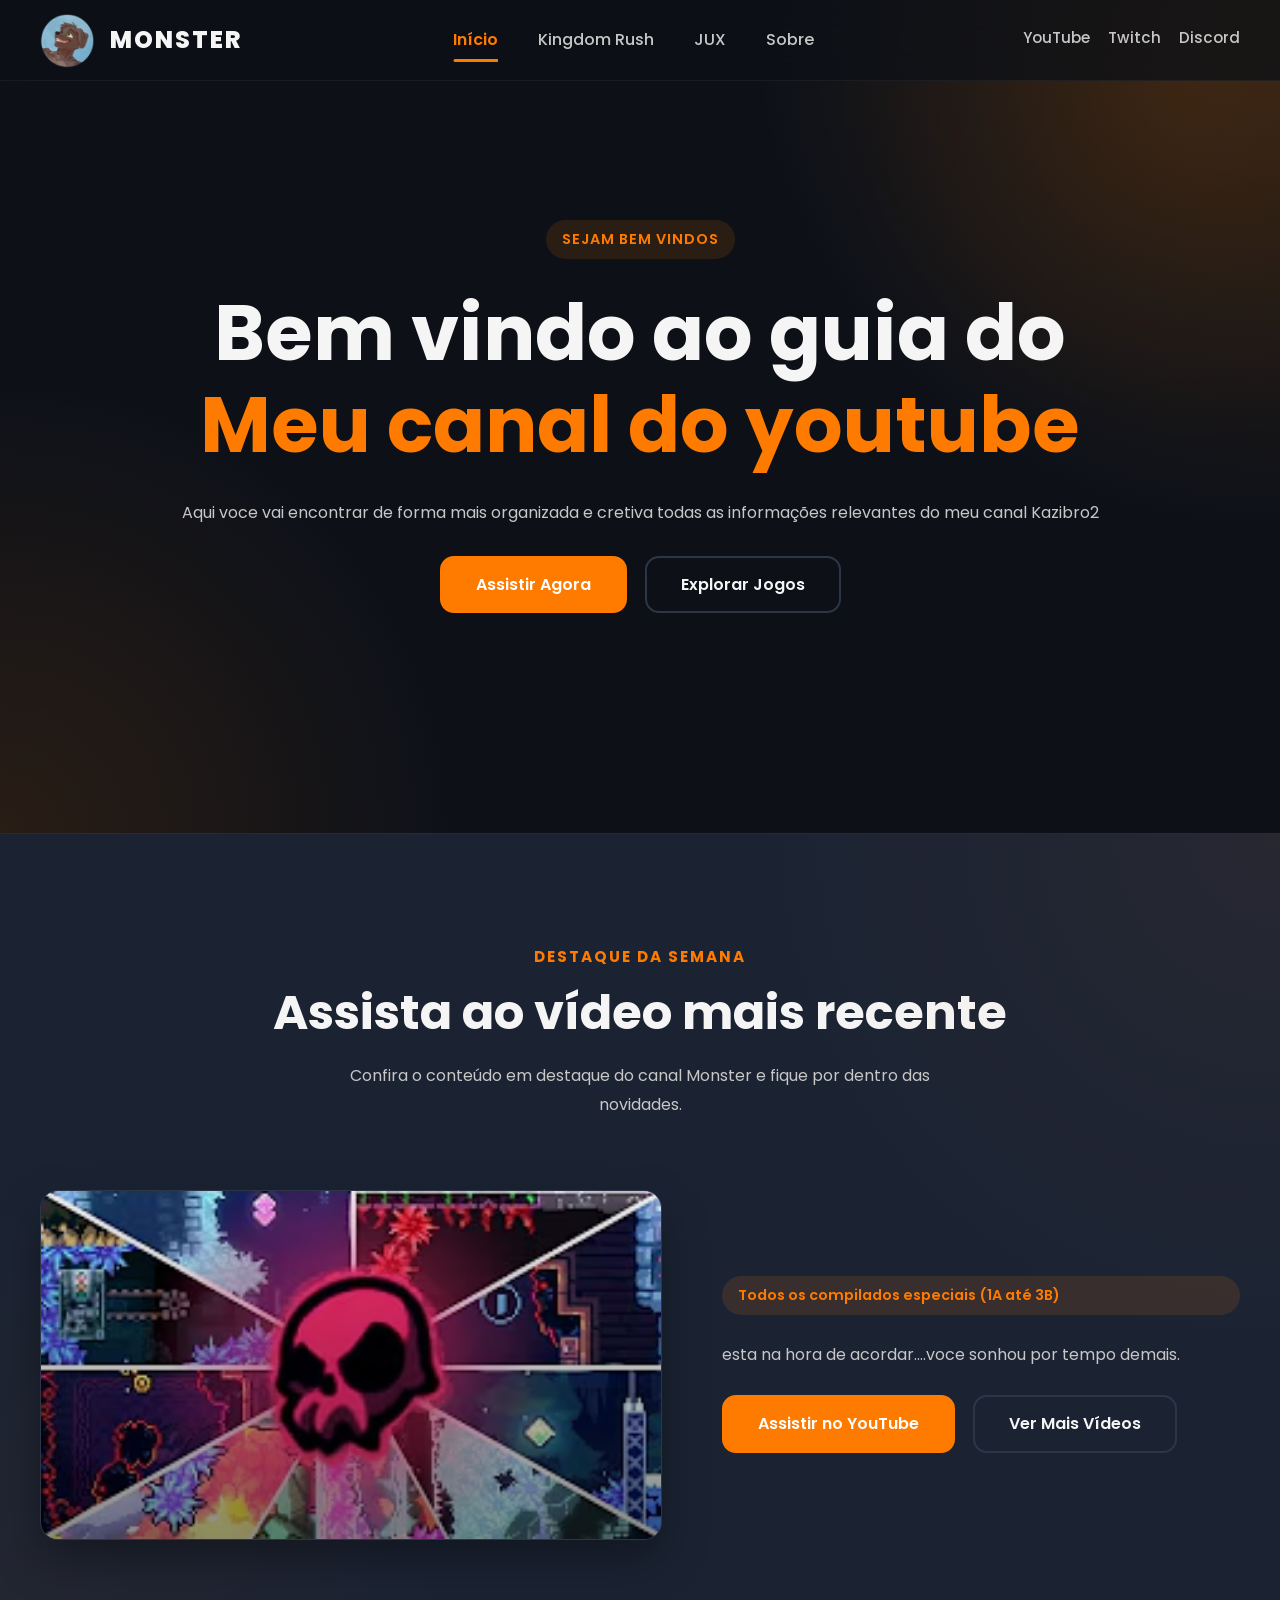
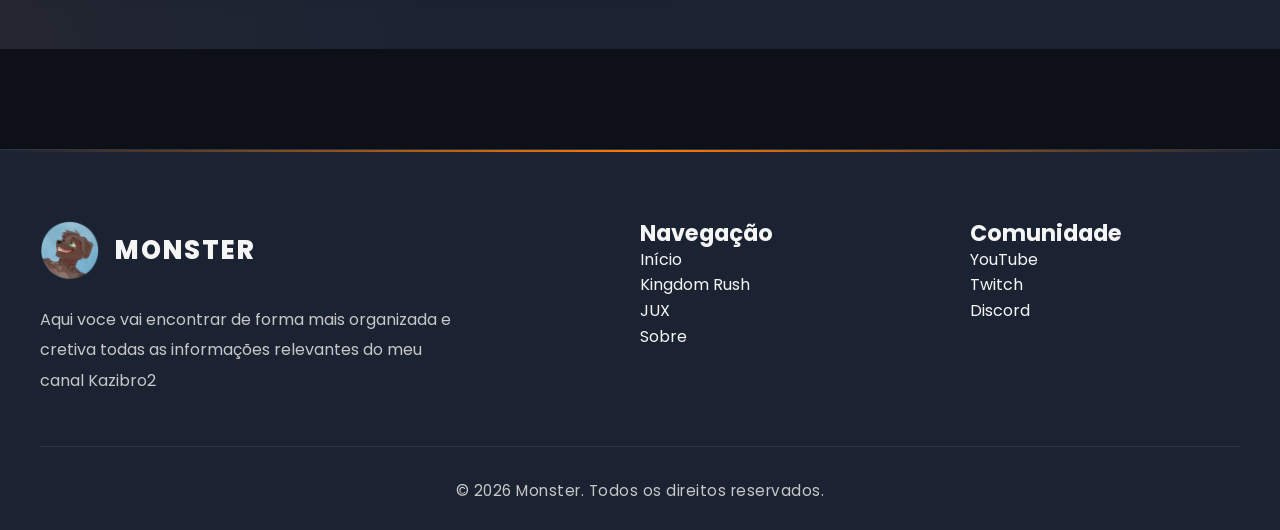
<file: index.html>
<!DOCTYPE html>
<html lang="pt-BR">

<head>

    <!-- ==========================================
                    META TAGS
    =========================================== -->

    <meta charset="UTF-8">

    <meta
        name="viewport"
        content="width=device-width, initial-scale=1.0">

    <meta
        name="description"
        content="Portal oficial do canal Monster dedicado à franquia Kingdom Rush. Gameplays, estratégias, guias e conteúdos exclusivos.">

    <meta
        name="keywords"
        content="Monster, Kingdom Rush, Kingdom Rush Alliance, Kingdom Rush Frontiers, Kingdom Rush Origins, Kingdom Rush Vengeance">

    <meta
        name="author"
        content="Monster">

    <meta
        name="robots"
        content="index, follow">

    <meta
        name="theme-color"
        content="#0B1120">

    <!-- ==========================================
                        TÍTULO
    =========================================== -->

    <title>

        Monster | Kingdom Rush

    </title>

    <!-- ==========================================
                        FAVICON
    =========================================== -->

    <link
        rel="icon"
        href="./assets/logo/LOGO  CIMA.webp"
        type="image/png">

    <!-- ==========================================
                    GOOGLE FONTS
    =========================================== -->

    <link
        rel="preconnect"
        href="https://fonts.googleapis.com">

    <link
        rel="preconnect"
        href="https://fonts.gstatic.com"
        crossorigin>

    <link
        href="https://fonts.googleapis.com/css2?family=Poppins:wght@300;400;500;600;700;800&display=swap"
        rel="stylesheet">

    <!-- ==========================================
                    CSS GLOBAL
    =========================================== -->

    <link
        rel="stylesheet"
        href="./css/global/style.css">

    <link
        rel="stylesheet"
        href="./css/global/header.css">

    <link
        rel="stylesheet"
        href="./css/global/footer.css">

    <link
        rel="stylesheet"
        href="./css/global/responsive.css">

    <!-- ==========================================
                    HOME CSS
    =========================================== -->

    <link
        rel="stylesheet"
        href="./css/home/home.css">

</head>

<body>

    <!-- ==========================================
                        HEADER
    =========================================== -->

    <header class="header">

        <div class="container header-container">

            <!-- Logo -->

            <a
                href="index.html"
                class="logo">

                <img
                    src="./assets/logo/Monster Logo.webp"
                    alt="Monster Logo">

                <span>

                    MONSTER

                </span>

            </a>

            <!-- Navegação -->

            <nav class="navbar">

                <ul class="nav-menu">

                    <li>

                        <a
                            href="index.html"
                            class="active">

                            Início

                        </a>

                    </li>

                    <li>

                        <a href="kingdom.html">

                            Kingdom Rush

                        </a>

                    </li>

                    <li>

                        <a href="jux.html">

                            JUX

                        </a>

                    </li>

                    <li>

                        <a href="about.html">

                            Sobre

                        </a>

                    </li>

                </ul>

            </nav>

            <!-- Redes Sociais -->

            <div class="header-social">

                <a
                    href="https://www.youtube.com/@kazibro2"
                    target="_blank"
                    rel="noopener noreferrer">

                    YouTube

                </a>

                <a
                    href="https://www.twitch.tv/thesupermonsteragain"
                    target="_blank"
                    rel="noopener noreferrer">

                    Twitch

                </a>

                <a
                    href="#"
                    target="_blank"
                    rel="noopener noreferrer">

                    Discord

                </a>

            </div>

            <!-- Menu Mobile -->

            <button
                class="menu-toggle"
                id="menu-toggle"
                aria-label="Abrir Menu">

                ☰

            </button>

        </div>

    </header>

    <main>

    <!-- ==========================================
                        HERO
    =========================================== -->

    <section class="hero">

        <div class="container">

            <div class="hero-content">

                <span class="hero-subtitle">

                    SEJAM BEM VINDOS 

             </span>

                <h1>
                    Bem vindo ao guia do
                         <br>
             <span>Meu canal do youtube</span>
                </h1>

                <p>
                Aqui voce vai encontrar de forma mais organizada e cretiva todas as 
                informações relevantes do meu canal Kazibro2
                </p>
                <div class="hero-buttons">

                    <a
                        href="https://www.youtube.com/watch?v=SaFwR8SBLfc"
                        class="btn btn-primary">

                        Assistir Agora

                    </a>

                    <a
                        href="kingdom.html"
                        class="btn btn-secondary">

                        Explorar Jogos

                    </a>

                </div>

            </div>

        </div>

    </section>


    <!-- ==========================================
                VÍDEO EM DESTAQUE
    =========================================== -->

    <section
        class="featured-video"
        id="featured-video">

        <div class="container">

            <div class="section-title">

                <span>

                    Destaque da Semana

                </span>

                <h2>

                    Assista ao vídeo mais recente

                </h2>

                <p>

                    Confira o conteúdo em destaque do canal Monster
                    e fique por dentro das novidades.

                </p>

            </div>

            <div class="featured-video-content">

                <div class="featured-thumbnail">

                    <img
                        src="./assets/imagens/Compilado de mortes.png"
                        alt="Vídeo em Destaque">

                </div>

                <div class="featured-info">

                    <span class="video-category">
  
                    Todos os compilados especiais (1A até 3B)

                    </span>

                    <p>

                        esta na hora de acordar....voce sonhou por tempo demais.
                    </p>

                    <div class="featured-buttons">

                        <a
                            href="https://youtu.be/U4nTbTF9wBw?si=7wowuGWpo5xkgJ0E" 
                            class="btn btn-primary">

                            Assistir no YouTube

                        </a>

                        <a  
                            href="https://www.youtube.com/channel/UCQ77ngwSdgvetB5yi79kwhQ/videos"
                            class="btn btn-secondary">

                            Ver Mais Vídeos

                        </a>

                    </div>

                </div>

            </div>

        </div>

    </section>

    <!-- ==========================================
                        FOOTER
    =========================================== -->

    <footer class="footer">

        <div class="container">

            <div class="footer-content">

                <!-- Logo -->

                <div class="footer-brand">

                    <a
                        href="index.html"
                        class="footer-logo">

                        <img
                            src="./assets/logo/Monster Logo.webp"
                            alt="Monster Logo">

                        <span>

                            MONSTER

                        </span>

                    </a>

                    <p>

                 Aqui voce vai encontrar de forma mais organizada e cretiva todas as 
                informações relevantes do meu canal Kazibro2

                    </p>

                </div>

                <!-- Navegação -->

                <div class="footer-links">

                    <h3>

                        Navegação

                    </h3>

                    <ul>

                        <li>

                            <a href="index.html">

                                Início

                            </a>

                        </li>

                        <li>

                            <a href="kingdom.html">

                                Kingdom Rush

                            </a>

                        </li>

                        <li>

                            <a href="jux.html">

                                JUX

                            </a>

                        </li>

                        <li>

                            <a href="about.html">

                                Sobre

                            </a>

                        </li>

                    </ul>

                </div>

                <!-- Comunidade -->

                <div class="footer-social">

                    <h3>

                        Comunidade

                    </h3>

                    <a
                        href="https://www.youtube.com/@kazibro2"
                        target="_blank"
                        rel="noopener noreferrer">

                        YouTube

                    </a>

                    <a
                        href="https://www.twitch.tv/thesupermonsteragain"
                        target="_blank"
                        rel="noopener noreferrer">

                        Twitch

                    </a>

                    <a
                        href="#"
                        target="_blank"
                        rel="noopener noreferrer">

                        Discord

                    </a>

                </div>

            </div>

            <div class="footer-bottom">

                <p>

                    © 2026 Monster. Todos os direitos reservados.

                </p>

            </div>

        </div>

    </footer>

    <!-- ==========================================
                JAVASCRIPT GLOBAL
    =========================================== -->

    <script src="./js/global/config.js"></script>

    <script src="./js/global/data.js"></script>

    <script src="./js/global/navigation.js"></script>

    <script src="./js/global/animations.js"></script>

    <script src="./js/global/app.js"></script>

    <!-- ==========================================
                JAVASCRIPT HOME
    =========================================== -->

    <script src="./js/home/home.js"></script>

</body>

</html>
</file>
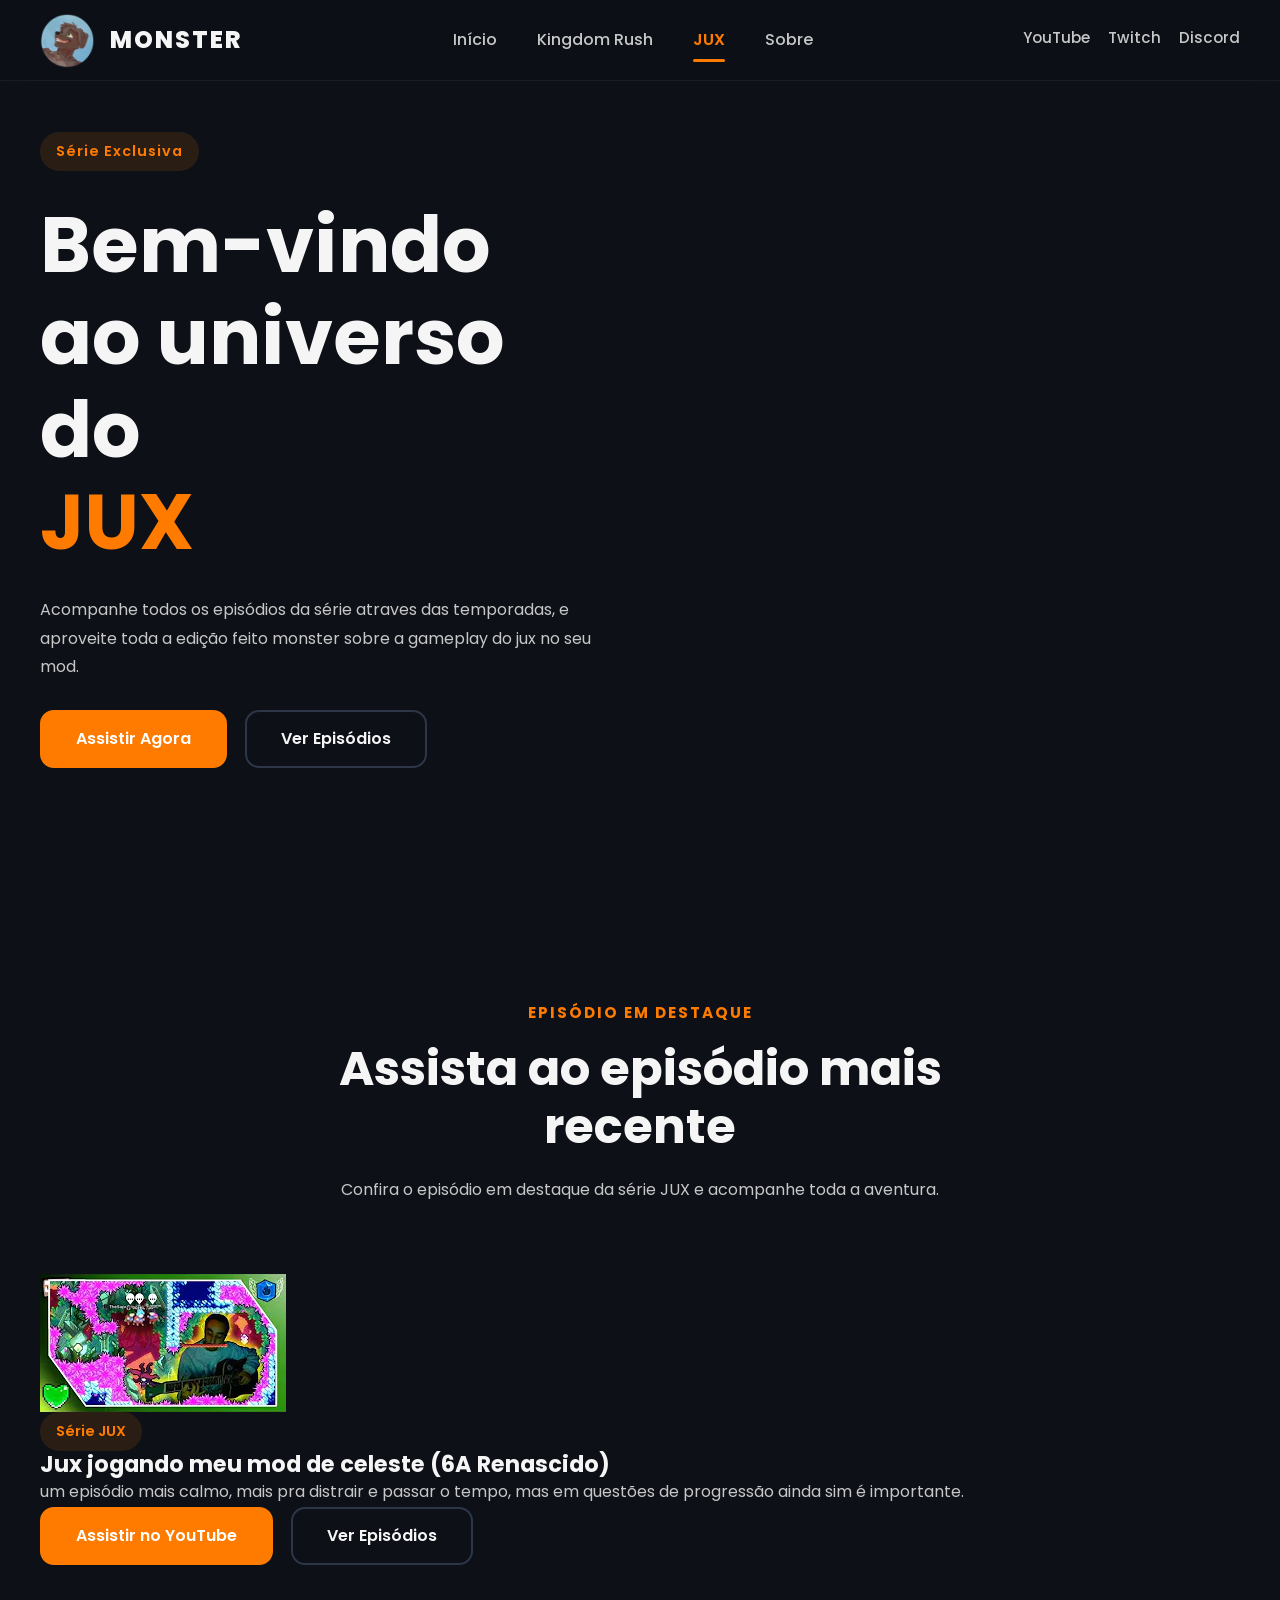
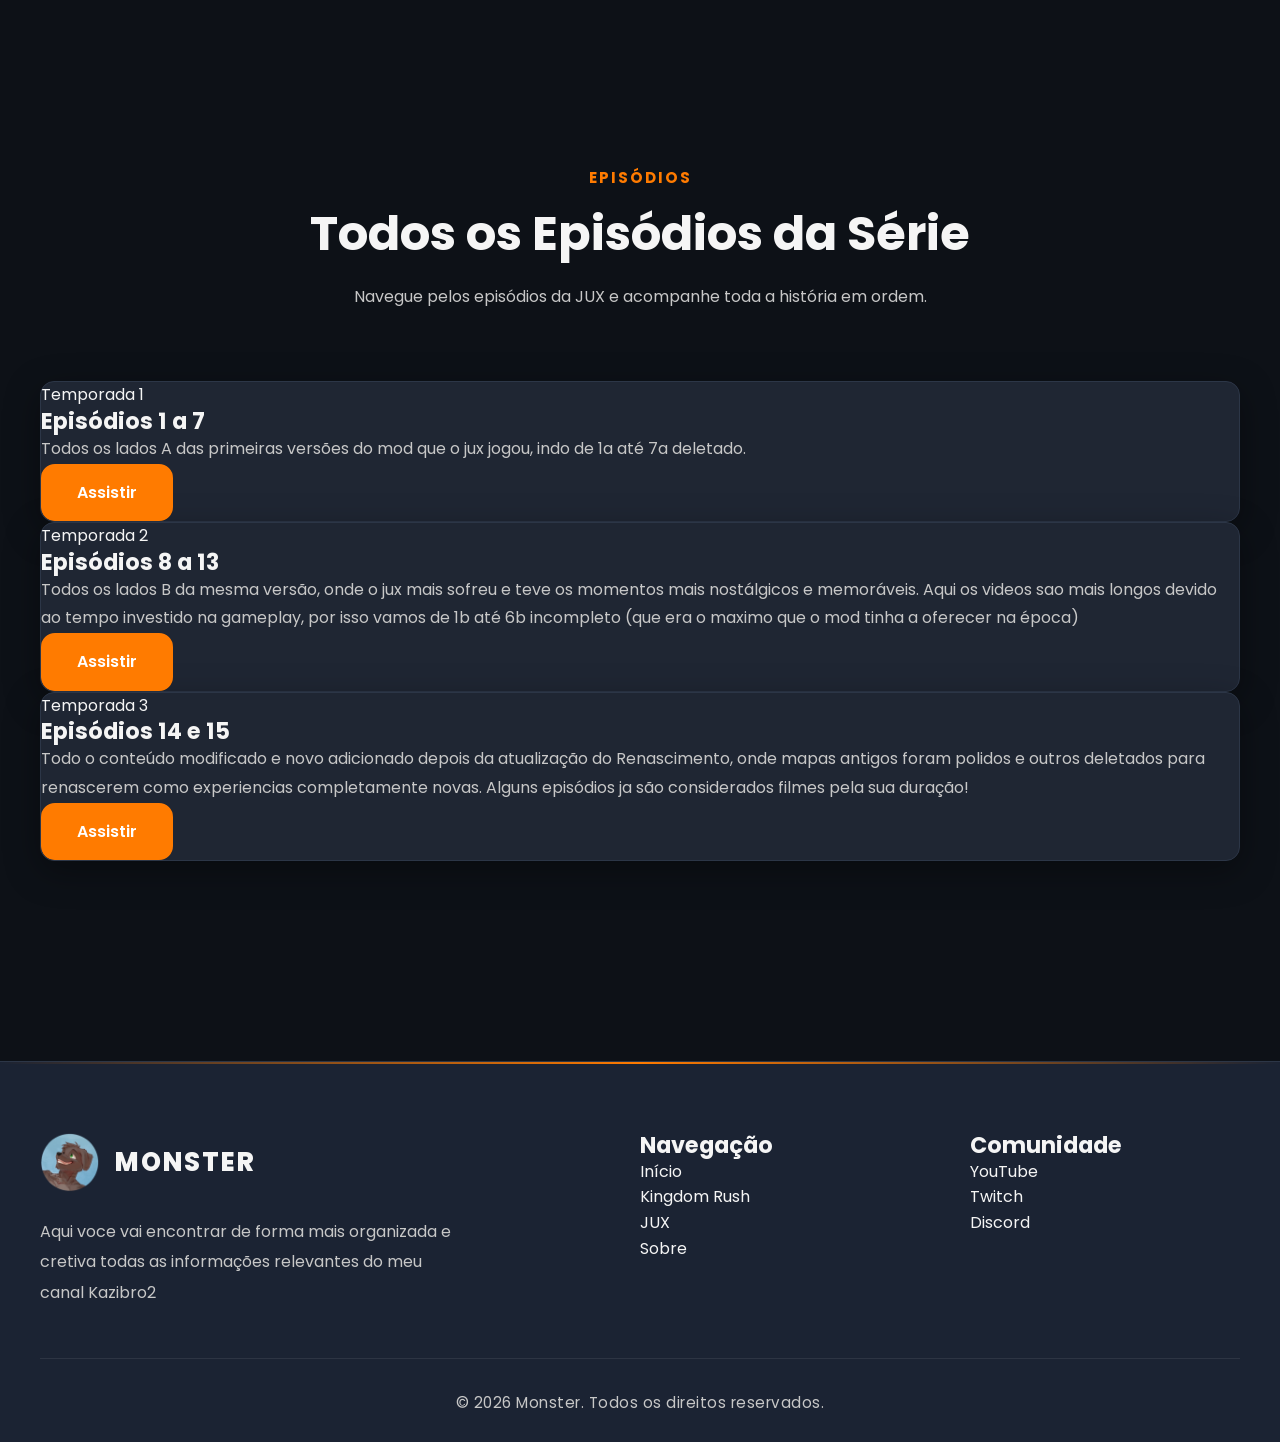
<file: jux.html>
<!DOCTYPE html>
<html lang="pt-BR">

<head>

    <!-- ==========================================
                    META TAGS
    =========================================== -->

    <meta charset="UTF-8">

    <meta
        name="viewport"
        content="width=device-width, initial-scale=1.0">

    <meta
        name="description"
        content="Portal oficial da série JUX. Episódios, novidades e conteúdos exclusivos do canal Monster.">

    <meta
        name="keywords"
        content="Monster, JUX, Série JUX, Episódios, YouTube">

    <meta
        name="author"
        content="Monster">

    <meta
        name="robots"
        content="index, follow">

    <meta
        name="theme-color"
        content="#0B1120">

    <!-- ==========================================
                        TÍTULO
    =========================================== -->

    <title>

        Monster | JUX

    </title>

    <!-- ==========================================
                        FAVICON
    =========================================== -->

    <link
        rel="icon"
        href="./assets/logo/LOGO  CIMA.webp"
        type="image/png">

    <!-- ==========================================
                    GOOGLE FONTS
    =========================================== -->

    <link
        rel="preconnect"
        href="https://fonts.googleapis.com">

    <link
        rel="preconnect"
        href="https://fonts.gstatic.com"
        crossorigin>

    <link
        href="https://fonts.googleapis.com/css2?family=Poppins:wght@300;400;500;600;700;800&display=swap"
        rel="stylesheet">

    <!-- ==========================================
                    CSS GLOBAL
    =========================================== -->

    <link
        rel="stylesheet"
        href="./css/global/style.css">

    <link
        rel="stylesheet"
        href="./css/global/header.css">

    <link
        rel="stylesheet"
        href="./css/global/footer.css">

    <link
        rel="stylesheet"
        href="./css/global/responsive.css">

    <!-- ==========================================
                    JUX CSS
    =========================================== -->

    <link
        rel="stylesheet"
        href="./css/jux/jux.css">

</head>

<body>

    <!-- ==========================================
                        HEADER
    =========================================== -->

    <header class="header">

        <div class="container header-container">

            <!-- Logo -->

            <a
                href="index.html"
                class="logo">

                <img
                     src="./assets/logo/Monster Logo.webp"
                    alt="Monster Logo">

                <span>

                    MONSTER

                </span>

            </a>

            <!-- Navegação -->

            <nav class="navbar">

                <ul class="nav-menu">

                    <li>

                        <a href="index.html">

                            Início

                        </a>

                    </li>

                    <li>

                        <a href="kingdom.html">

                            Kingdom Rush

                        </a>

                    </li>

                    <li>

                        <a
                            href="jux.html"
                            class="active">

                            JUX

                        </a>

                    </li>

                    <li>

                        <a href="about.html">

                            Sobre

                        </a>

                    </li>

                </ul>

            </nav>

            <!-- Redes Sociais -->

            <div class="header-social">

                <a
                    href="https://www.youtube.com/@kazibro2"
                    target="_blank"
                    rel="noopener noreferrer">

                    YouTube

                </a>

                <a
                    href="https://www.twitch.tv/thesupermonsteragain"
                    target="_blank"
                    rel="noopener noreferrer">

                    Twitch

                </a>

                <a
                    href="#"
                    target="_blank"
                    rel="noopener noreferrer">

                    Discord

                </a>

            </div>

            <!-- Menu Mobile -->

            <button
                class="menu-toggle"
                id="menu-toggle"
                aria-label="Abrir Menu">

                ☰

            </button>

        </div>

    </header>

    <main>

    <!-- ==========================================
                        HERO
    =========================================== -->

    <section class="hero">

        <div class="container">

            <div class="hero-content">

                <span class="hero-subtitle">

                    Série Exclusiva

                </span>

                <h1>

                    Bem-vindo ao universo do
                     <br>
                    <span>JUX</span>

                </h1>

                <p>

                    Acompanhe todos os episódios da série atraves das temporadas, 
                    e aproveite toda a edição feito monster sobre a gameplay do jux no seu mod.

                </p>

                <div class="hero-buttons">

                    <a
                        href="#featured-video"
                        class="btn btn-primary">

                        Assistir Agora

                    </a>

                    <a
                        href="https://www.youtube.com/playlist?list=PLDhzVxgDzJw6plVMSZymh2Pslvkf28lqr"
                        class="btn btn-secondary">

                        Ver Episódios

                    </a>

                </div>

            </div>


    </section>

    <!-- ==========================================
                VÍDEO EM DESTAQUE
    =========================================== -->

    <section
        class="featured-video"
        id="featured-video">

        <div class="container">

            <div class="section-title">

                <span>

                    Episódio em Destaque

                </span>

                <h2>

                    Assista ao episódio mais recente

                </h2>

                <p>

                    Confira o episódio em destaque da série JUX
                    e acompanhe toda a aventura.

                </p>

            </div>

            <div class="featured-video-content">

                <div class="featured-thumbnail">

                    <img
                        src="./assets/backgrounds jux/Jux Video Recente.png"
                        alt="Vídeo em Destaque">

                </div>

                <div class="featured-info">

                    <span class="video-category">

                        Série JUX

                    </span>

                    <h3>

                        Jux jogando meu mod de celeste (6A Renascido)

                    </h3>

                    <p>

                        um episódio mais calmo, mais pra distrair e passar o tempo,
                         mas em questões de progressão ainda sim é importante.

                    </p>

                    <div class="featured-buttons">

                        <a
                            href="https://youtu.be/cAZEkEUSpdQ?si=ha5rqNxK1pv3XWQj"
                            class="btn btn-primary">

                            Assistir no YouTube

                        </a>

                        <a
                            href="#episodes"
                            class="btn btn-secondary">

                            Ver Episódios

                        </a>

                    </div>

                </div>

            </div>

        </div>

    </section>

    <!-- ==========================================
                    TODOS OS EPISÓDIOS
    =========================================== -->

    <section
        class="episodes"
        id="episodes">

        <div class="container">

            <div class="section-title">

                <span>

                    Episódios

                </span>

                <h2>

                    Todos os Episódios da Série

                </h2>

                <p>

                    Navegue pelos episódios da JUX e acompanhe toda
                    a história em ordem.

                </p>

            </div>

            <div class="episodes-grid">

                <!-- Episódio -->

                <article class="episode-card">


                    <div class="episode-content">

                        <span>

                            Temporada 1

                        </span>

                        <h3>

                            Episódios 1 a 7

                        </h3>

                        <p>
                        Todos os lados A das primeiras versões do mod que o jux jogou, indo de 1a até 7a deletado.

                        </p>

                        <a
                            href="https://youtube.com/playlist?list=PLDhzVxgDzJw6plVMSZymh2Pslvkf28lqr&si=uxDdncXXKraParqy"
                            class="btn btn-primary">

                            Assistir

                        </a>

                    </div>

                </article>

                <!-- Episódio -->

                <article class="episode-card">

                    <div class="episode-content">

                        <span>

                            Temporada 2

                        </span>

                        <h3>

                            Episódios 8 a 13

                        </h3>

                        <p>

                           Todos os lados B da mesma versão, onde o jux mais sofreu e teve os momentos mais nostálgicos e memoráveis.
                         Aqui os videos sao mais longos devido ao tempo investido na gameplay,
                            por isso vamos de 1b até 6b incompleto (que era o maximo que o mod tinha a oferecer na época)

                        </p>

                        <a
                            href="https://youtube.com/playlist?list=PLDhzVxgDzJw7elHaGLVaI32jW2WX6HnSL&si=f0ij27urHSZ9vg6L"
                            class="btn btn-primary">

                            Assistir

                        </a>

                    </div>

                </article>

                <article class="episode-card">

                    <div class="episode-content">

                        <span>

                            Temporada 3

                        </span>

                        <h3>

                            Episódios 14 e 15

                        </h3>

                        <p>

                            Todo o conteúdo modificado e novo adicionado depois da atualização do Renascimento, 
                            onde mapas antigos foram polidos e outros deletados para renascerem como experiencias completamente novas.
                             Alguns episódios ja são considerados filmes pela sua duração!

                        </p>

                        <a
                            href="https://youtube.com/playlist?list=PLDhzVxgDzJw4Bj_qrRQs2zN1BlIgna_8M&si=p-naHgZcs4TL0pFW"
                            class="btn btn-primary">

                            Assistir

                        </a>

                    </div>

                </article>

            </div>

        </div>

    </section>

    <!-- ==========================================
                        FOOTER
    =========================================== -->

    <footer class="footer">

        <div class="container">

            <div class="footer-content">

                <!-- Logo -->

                <div class="footer-brand">

                    <a
                        href="index.html"
                        class="footer-logo">

                        <img
                             src="./assets/logo/Monster Logo.webp"
                            alt="Monster Logo">

                        <span>

                            MONSTER

                        </span>

                    </a>

                    <p>

                 Aqui voce vai encontrar de forma mais organizada e cretiva todas as 
                informações relevantes do meu canal Kazibro2

                    </p>

                </div>

                <!-- Navegação -->

                <div class="footer-links">

                    <h3>

                        Navegação

                    </h3>

                    <ul>

                        <li>

                            <a href="index.html">

                                Início

                            </a>

                        </li>

                        <li>

                            <a href="kingdom.html">

                                Kingdom Rush

                            </a>

                        </li>

                        <li>

                            <a href="jux.html">

                                JUX

                            </a>

                        </li>

                        <li>

                            <a href="about.html">

                                Sobre

                            </a>

                        </li>

                    </ul>

                </div>

                <!-- Comunidade -->

                <div class="footer-social">

                    <h3>

                        Comunidade

                    </h3>

                    <a
                        href="https://www.youtube.com/@kazibro2"
                        target="_blank"
                        rel="noopener noreferrer">

                        YouTube

                    </a>

                    <a
                        href="https://www.twitch.tv/thesupermonsteragain"
                        target="_blank"
                        rel="noopener noreferrer">

                        Twitch

                    </a>

                    <a
                        href="#"
                        target="_blank"
                        rel="noopener noreferrer">

                        Discord

                    </a>

                </div>

            </div>

            <div class="footer-bottom">

                <p>

                    © 2026 Monster. Todos os direitos reservados.

                </p>

            </div>

        </div>

    </footer>

    <!-- ==========================================
                JAVASCRIPT GLOBAL
    =========================================== -->

    <script src="./js/global/config.js"></script>

    <script src="./js/global/data.js"></script>

    <script src="./js/global/navigation.js"></script>

    <script src="./js/global/animations.js"></script>

    <script src="./js/global/app.js"></script>

    <!-- ==========================================
                JAVASCRIPT JUX
    =========================================== -->

    <script src="./js/jux/jux.js"></script>

</body>

</html>
</file>
<file: css/global/style.css>
/* ==========================================================
                    GOOGLE FONTS
========================================================== */

@import url('https://fonts.googleapis.com/css2?family=Poppins:wght@300;400;500;600;700;800&display=swap');

/* ==========================================================
                        RESET
========================================================== */

* {

    margin: 0;

    padding: 0;

    box-sizing: border-box;

}

*::before,

*::after {

    box-sizing: border-box;

}

/* ==========================================================
                    ROOT VARIABLES
========================================================== */

:root {

    /* Cores */

    --color-primary: #ff7b00;

    --color-primary-dark: #d86400;

    --color-secondary: #1b2333;

    --color-background: #0d1117;

    --color-surface: #161b22;

    --color-card: #1f2633;

    --color-text: #f5f5f5;

    --color-text-light: #c7c7c7;

    --color-border: #2c3647;

    --color-success: #2ecc71;

    --color-danger: #ff4d4d;

    /* Fontes */

    --font-family: "Poppins", sans-serif;

    /* Layout */

    --container-width: 1300px;

    --border-radius: 14px;

    --transition: .30s ease;

    --shadow:

        0 10px 35px rgba(0,0,0,.35);

}

/* ==========================================================
                    HTML / BODY
========================================================== */

html{

    scroll-behavior:smooth;

}

body{

    font-family:var(--font-family);

    background:var(--color-background);

    color:var(--color-text);

    overflow-x:hidden;

    line-height:1.6;

    min-height:100vh;

}

/* ==========================================================
                    IMAGENS
========================================================== */

img{

    display:block;

    max-width:100%;

    height:auto;

}

/* ==========================================================
                        LINKS
========================================================== */

a{

    color:inherit;

    text-decoration:none;

    transition:var(--transition);

}

/* ==========================================================
                        LISTAS
========================================================== */

ul{

    list-style:none;

}

button{

    font-family:inherit;

    border:none;

    outline:none;

    background:none;

    cursor:pointer;

}

/* ==========================================================
                    CONTAINER
========================================================== */

.container{

    width:min(100% - 40px,var(--container-width));

    margin-inline:auto;

}

/* ==========================================================
                    SECTIONS
========================================================== */

section{

    padding:100px 0;

    position:relative;

}

/* ==========================================================
                    TÍTULOS
========================================================== */

h1,
h2,
h3,
h4,
h5,
h6{

    font-weight:700;

    color:var(--color-text);

    line-height:1.2;

}

h1{

    font-size:clamp(2.8rem,6vw,5rem);

}

h2{

    font-size:clamp(2rem,4vw,3rem);

}

h3{

    font-size:1.4rem;

}

/* ==========================================================
                    PARÁGRAFOS
========================================================== */

p{

    color:var(--color-text-light);

    font-size:1rem;

    line-height:1.8;

}

/* ==========================================================
                SECTION TITLE
========================================================== */

.section-title{

    text-align:center;

    max-width:800px;

    margin:0 auto 70px;

}

.section-title span{

    display:inline-block;

    margin-bottom:15px;

    color:var(--color-primary);

    font-size:.95rem;

    font-weight:700;

    letter-spacing:2px;

    text-transform:uppercase;

}

.section-title h2{

    margin-bottom:20px;

}

.section-title p{

    max-width:650px;

    margin:0 auto;

}

/* ==========================================================
                HERO
========================================================== */

.hero{

    min-height:100vh;

    display:flex;

    align-items:center;

}

.hero .container{

    display:grid;

    grid-template-columns:1fr 1fr;

    align-items:center;

    gap:80px;

}

.hero-content{

    display:flex;

    flex-direction:column;

    gap:28px;

}

.hero-subtitle{

    display:inline-flex;

    align-items:center;

    width:max-content;

    padding:8px 18px;

    border-radius:50px;

    background:rgba(255,123,0,.15);

    color:var(--color-primary);

    font-size:.9rem;

    font-weight:600;

    letter-spacing:1px;

}

.hero-content span{

    color:var(--color-primary);

}

.hero-image{

    display:flex;

    justify-content:center;

    align-items:center;

}

.hero-image img{

    width:100%;

    max-width:650px;

}


/* ==========================================================
                        BOTÕES
========================================================== */

.btn{

    display:inline-flex;

    justify-content:center;

    align-items:center;

    gap:10px;

    padding:14px 34px;

    border-radius:var(--border-radius);

    font-size:1rem;

    font-weight:600;

    cursor:pointer;

    transition:var(--transition);

    user-select:none;

}

.btn-primary{

    background:var(--color-primary);

    color:#ffffff;

    border:2px solid var(--color-primary);

}

.btn-primary:hover{

    background:var(--color-primary-dark);

    border-color:var(--color-primary-dark);

    transform:translateY(-4px);

    box-shadow:0 12px 30px rgba(255,123,0,.35);

}

.btn-secondary{

    background:transparent;

    color:var(--color-text);

    border:2px solid var(--color-border);

}

.btn-secondary:hover{

    background:var(--color-card);

    border-color:var(--color-primary);

    color:var(--color-primary);

    transform:translateY(-4px);

}

/* ==========================================================
                    BUTTON GROUP
========================================================== */

.hero-buttons,

.featured-buttons{

    display:flex;

    flex-wrap:wrap;

    gap:18px;

}

/* ==========================================================
                        CARDS
========================================================== */

.game-card,

.video-card,

.episode-card,

.info-card{

    background:var(--color-card);

    border:1px solid var(--color-border);

    border-radius:var(--border-radius);

    overflow:hidden;

    transition:var(--transition);

    box-shadow:var(--shadow);

}

.game-card:hover,

.video-card:hover,

.episode-card:hover,

.info-card:hover{

    transform:translateY(-8px);

    border-color:var(--color-primary);

}

/* ==========================================================
                    CARD IMAGES
========================================================== */

.game-card img,

.video-card img,

.episode-card img{

    width:100%;

    display:block;

    transition:var(--transition);

}

.game-card:hover img,

.video-card:hover img,

.episode-card:hover img{

    transform:scale(1.05);

}

/* ==========================================================
                    TAGS
========================================================== */

.video-category,

.hero-subtitle{

    display:inline-flex;

    align-items:center;

    padding:8px 16px;

    border-radius:999px;

    background:rgba(255,123,0,.12);

    color:var(--color-primary);

    font-size:.9rem;

    font-weight:600;

}

/* ==========================================================
                    DIVISORES
========================================================== */

.divider{

    width:100%;

    height:1px;

    background:var(--color-border);

    margin:70px 0;

}


/* ==========================================================
                    SCROLLBAR
========================================================== */

::-webkit-scrollbar{

    width:12px;

}

::-webkit-scrollbar-track{

    background:var(--color-background);

}

::-webkit-scrollbar-thumb{

    background:var(--color-primary);

    border-radius:20px;

    border:3px solid var(--color-background);

}

::-webkit-scrollbar-thumb:hover{

    background:var(--color-primary-dark);

}

/* ==========================================================
                    TEXT SELECTION
========================================================== */

::selection{

    background:var(--color-primary);

    color:#ffffff;

}

::-moz-selection{

    background:var(--color-primary);

    color:#ffffff;

}

/* ==========================================================
                    ANIMAÇÕES
========================================================== */

@keyframes fadeIn{

    from{

        opacity:0;

    }

    to{

        opacity:1;

    }

}

@keyframes fadeUp{

    from{

        opacity:0;

        transform:translateY(40px);

    }

    to{

        opacity:1;

        transform:translateY(0);

    }

}

@keyframes fadeLeft{

    from{

        opacity:0;

        transform:translateX(-40px);

    }

    to{

        opacity:1;

        transform:translateX(0);

    }

}

@keyframes fadeRight{

    from{

        opacity:0;

        transform:translateX(40px);

    }

    to{

        opacity:1;

        transform:translateX(0);

    }

}

@keyframes zoomIn{

    from{

        opacity:0;

        transform:scale(.9);

    }

    to{

        opacity:1;

        transform:scale(1);

    }

}

/* ==========================================================
                CLASSES DE ANIMAÇÃO
========================================================== */

.fade-in{

    animation:fadeIn .8s ease both;

}

.fade-up{

    animation:fadeUp .8s ease both;

}

.fade-left{

    animation:fadeLeft .8s ease both;

}

.fade-right{

    animation:fadeRight .8s ease both;

}

.zoom-in{

    animation:zoomIn .8s ease both;

}

/* ==========================================================
                    UTILITÁRIOS
========================================================== */

.text-center{

    text-align:center;

}

.text-left{

    text-align:left;

}

.text-right{

    text-align:right;

}

.hidden{

    display:none !important;

}

.visible{

    display:block !important;

}

.w-100{

    width:100%;

}

.mt-0{

    margin-top:0;

}

.mb-0{

    margin-bottom:0;

}

/* ==========================================================
                    FORMULÁRIOS
========================================================== */

input,
textarea,
select{

    width:100%;

    font-family:inherit;

    font-size:1rem;

    color:var(--color-text);

    background:var(--color-card);

    border:1px solid var(--color-border);

    border-radius:var(--border-radius);

    outline:none;

    transition:var(--transition);

}

input,
select{

    height:50px;

    padding:0 18px;

}

textarea{

    resize:vertical;

    min-height:150px;

    padding:18px;

}

input:focus,
textarea:focus,
select:focus{

    border-color:var(--color-primary);

    box-shadow:0 0 0 4px rgba(255,123,0,.15);

}

/* ==========================================================
                    IFRAME / VIDEO
========================================================== */

iframe{

    width:100%;

    border:0;

    display:block;

    border-radius:var(--border-radius);

}

video{

    width:100%;

    display:block;

    border-radius:var(--border-radius);

}

/* ==========================================================
                    SVG
========================================================== */

svg{

    display:block;

    width:100%;

    height:auto;

}

/* ==========================================================
                    IMAGENS
========================================================== */

img{

    user-select:none;

    -webkit-user-drag:none;

    image-rendering:auto;

}

/* ==========================================================
                    FOCUS
========================================================== */

:focus-visible{

    outline:3px solid var(--color-primary);

    outline-offset:4px;

}

/* ==========================================================
                    TRANSIÇÕES
========================================================== */

button,
a,
img,
.card,
.btn{

    transition:all .3s ease;

}

/* ==========================================================
                    UTILITÁRIOS
========================================================== */

.flex{

    display:flex;

}

.grid{

    display:grid;

}

.center{

    display:flex;

    justify-content:center;

    align-items:center;

}

.space-between{

    display:flex;

    justify-content:space-between;

    align-items:center;

}

.gap-10{

    gap:10px;

}

.gap-20{

    gap:20px;

}

.gap-30{

    gap:30px;

}
</file>
<file: css/global/header.css>
/* ==========================================================
                        HEADER
========================================================== */

.header{

    position:fixed;

    top:0;

    left:0;

    width:100%;

    z-index:1000;

    background:rgba(13,17,23,.75);

    backdrop-filter:blur(15px);

    -webkit-backdrop-filter:blur(15px);

    border-bottom:1px solid rgba(255,255,255,.05);

    transition:all .35s ease;

}

/* ==========================================================
                    HEADER CONTAINER
========================================================== */

.header-container{

    display:flex;

    justify-content:space-between;

    align-items:center;

    min-height:80px;

    gap:40px;

}

/* ==========================================================
                        LOGO
========================================================== */

.logo{

    display:flex;

    align-items:center;

    gap:15px;

    flex-shrink:0;

}

.logo img{

    width:55px;

    height:55px;

    object-fit:contain;

    transition:.35s ease;

}

.logo span{

    font-size:1.5rem;

    font-weight:800;

    letter-spacing:2px;

    color:var(--color-text);

    transition:.35s ease;

}

/* ==========================================================
                    LOGO HOVER
========================================================== */

.logo:hover img{

    transform:rotate(-5deg) scale(1.08);

}

.logo:hover span{

    color:var(--color-primary);

}

/* ==========================================================
                    NAVBAR
========================================================== */

.navbar{

    flex:1;

    display:flex;

    justify-content:center;

}

.nav-menu{

    display:flex;

    align-items:center;

    gap:40px;

}

.nav-menu li{

    position:relative;

}

/* ==========================================================
                    LINKS DO MENU
========================================================== */

.nav-menu a{

    position:relative;

    display:flex;

    align-items:center;

    height:80px;

    color:var(--color-text-light);

    font-size:1rem;

    font-weight:500;

    transition:var(--transition);

}

/* ==========================================================
                    HOVER MENU
========================================================== */

.nav-menu a:hover{

    color:var(--color-primary);

}

/* ==========================================================
                LINHA ANIMADA
========================================================== */

.nav-menu a::after{

    content:"";

    position:absolute;

    left:50%;

    bottom:18px;

    width:0;

    height:3px;

    background:var(--color-primary);

    border-radius:50px;

    transform:translateX(-50%);

    transition:.35s ease;

}

.nav-menu a:hover::after{

    width:100%;

}

/* ==========================================================
                    MENU ACTIVE
========================================================== */

.nav-menu a.active{

    color:var(--color-primary);

    font-weight:600;

}

.nav-menu a.active::after{

    width:100%;

}

/* ==========================================================
                HEADER SOCIAL
========================================================== */

.header-social{

    display:flex;

    align-items:center;

    gap:18px;

}

.header-social a{

    color:var(--color-text-light);

    font-size:.95rem;

    font-weight:500;

    transition:var(--transition);

}

.header-social a:hover{

    color:var(--color-primary);

}

/* ==========================================================
                    MENU MOBILE
========================================================== */

.menu-toggle{

    display:none;

    justify-content:center;

    align-items:center;

    width:48px;

    height:48px;

    border-radius:10px;

    color:var(--color-text);

    font-size:1.6rem;

    cursor:pointer;

    transition:var(--transition);

}

.menu-toggle:hover{

    background:rgba(255,255,255,.08);

    color:var(--color-primary);

}

/* ==========================================================
                    HEADER SCROLLED
========================================================== */

.header.scrolled{

    background:rgba(13,17,23,.95);

    backdrop-filter:blur(20px);

    -webkit-backdrop-filter:blur(20px);

    border-bottom:1px solid rgba(255,123,0,.15);

    box-shadow:0 10px 30px rgba(0,0,0,.35);

}

/* ==========================================================
                HEADER CONTAINER
========================================================== */

.header.scrolled .header-container{

    min-height:70px;

}

/* ==========================================================
                    LOGO SCROLL
========================================================== */

.header.scrolled .logo img{

    width:48px;

    height:48px;

}

.header.scrolled .logo span{

    font-size:1.35rem;

}

/* ==========================================================
                    MENU SCROLL
========================================================== */

.header.scrolled .nav-menu a{

    height:70px;

}

/* ==========================================================
                REDES SOCIAIS SCROLL
========================================================== */

.header.scrolled .header-social a{

    font-size:.9rem;

}

/* ==========================================================
                    HEADER SHADOW
========================================================== */

.header::after{

    content:"";

    position:absolute;

    left:0;

    bottom:0;

    width:100%;

    height:1px;

    background:linear-gradient(

        90deg,

        transparent,

        rgba(255,123,0,.25),

        transparent

    );

    opacity:0;

    transition:.35s;

}

.header.scrolled::after{

    opacity:1;

}

/* ==========================================================
                ANIMAÇÃO DE ENTRADA
========================================================== */

@keyframes headerFade{

    from{

        opacity:0;

        transform:translateY(-20px);

    }

    to{

        opacity:1;

        transform:translateY(0);

    }

}

.header{

    animation:headerFade .7s ease;

}

/* ==========================================================
                SUAVIZAÇÃO
========================================================== */

.header,
.header-container,
.logo img,
.logo span,
.nav-menu a,
.header-social a{

    transition:all .35s ease;

}

/* ==========================================================
                    LOGO EFFECT
========================================================== */

.logo{

    overflow:hidden;

}

.logo img{

    filter:

        drop-shadow(0 0 0 rgba(255,123,0,0));

}

.logo:hover img{

    filter:

        drop-shadow(0 0 12px rgba(255,123,0,.45));

}

.logo span{

    position:relative;

}

.logo span::after{

    content:"";

    position:absolute;

    left:0;

    bottom:-4px;

    width:0;

    height:2px;

    background:var(--color-primary);

    transition:var(--transition);

}

.logo:hover span::after{

    width:100%;

}

/* ==========================================================
                MENU MICRO ANIMAÇÕES
========================================================== */

.nav-menu a{

    overflow:hidden;

}

.nav-menu li{

    transition:var(--transition);

}

.nav-menu li:hover{

    transform:translateY(-2px);

}

/* ==========================================================
                HEADER SOCIAL
========================================================== */

.header-social a{

    position:relative;

    padding-bottom:4px;

}

.header-social a::after{

    content:"";

    position:absolute;

    left:50%;

    bottom:0;

    width:0;

    height:2px;

    background:var(--color-primary);

    border-radius:20px;

    transform:translateX(-50%);

    transition:var(--transition);

}

.header-social a:hover::after{

    width:100%;

}

/* ==========================================================
                CLICK EFFECT
========================================================== */

.nav-menu a:active,

.header-social a:active,

.logo:active{

    transform:scale(.96);

}

/* ==========================================================
                HEADER HOVER
========================================================== */

.header:hover{

    border-bottom-color:rgba(255,123,0,.12);

}

/* ==========================================================
                PERFORMANCE
========================================================== */

.logo img,

.nav-menu a,

.header-social a,

.header{

    will-change:transform;

}

/* ==========================================================
                    NAVBAR ACTIVE
========================================================== */

.navbar.active{

    right:0;

    opacity:1;

    visibility:visible;

}

/* ==========================================================
                MENU TOGGLE ACTIVE
========================================================== */

.menu-toggle.active{

    color:var(--color-primary);

    transform:rotate(90deg);

}

/* ==========================================================
                    MOBILE BASE
========================================================== */

@media (max-width:992px){

    .menu-toggle{

        display:flex;

    }

    .header-social{

        display:none;

    }

    .navbar{

        position:fixed;

        top:80px;

        right:-100%;

        width:300px;

        height:calc(100vh - 80px);

        background:var(--color-surface);

        border-left:1px solid var(--color-border);

        display:flex;

        justify-content:flex-start;

        align-items:flex-start;

        padding:40px 30px;

        transition:.35s ease;

        opacity:0;

        visibility:hidden;

    }

    .nav-menu{

        width:100%;

        flex-direction:column;

        align-items:flex-start;

        gap:0;

    }

    .nav-menu li{

        width:100%;

    }

    .nav-menu a{

        width:100%;

        height:55px;

        border-bottom:1px solid rgba(255,255,255,.05);

    }

}

@media (max-width:768px){

    .header-container{

        min-height:70px;

    }

    .logo img{

        width:45px;

        height:45px;

    }

    .logo span{

        font-size:1.2rem;

    }

    .navbar{

        top:70px;

        height:calc(100vh - 70px);

        width:100%;

        border-left:none;

    }

}

@media (max-width:480px){

    .header-container{

        gap:15px;

    }

    .logo span{

        display:none;

    }

}
</file>
<file: css/global/footer.css>
/* ==========================================================
                        FOOTER
========================================================== */

.footer{

    position:relative;

    background:var(--color-secondary);

    border-top:1px solid var(--color-border);

    margin-top:100px;

    overflow:hidden;

}

/* ==========================================================
                    LINHA SUPERIOR
========================================================== */

.footer::before{

    content:"";

    position:absolute;

    top:0;

    left:0;

    width:100%;

    height:2px;

    background:linear-gradient(

        90deg,

        transparent,

        var(--color-primary),

        transparent

    );

}

/* ==========================================================
                    CONTAINER
========================================================== */

.footer .container{

    padding:70px 0 25px;

}

/* ==========================================================
                FOOTER CONTENT
========================================================== */

.footer-content{

    display:grid;

    grid-template-columns:

        2fr

        1fr

        1fr;

    gap:60px;

    margin-bottom:50px;

}

/* ==========================================================
                    FOOTER BRAND
========================================================== */

.footer-brand{

    display:flex;

    flex-direction:column;

    gap:25px;

}

/* ==========================================================
                    FOOTER LOGO
========================================================== */

.footer-logo{

    display:flex;

    align-items:center;

    gap:15px;

    width:max-content;

}

.footer-logo img{

    width:60px;

    height:60px;

    object-fit:contain;

    transition:var(--transition);

}

.footer-logo span{

    font-size:1.6rem;

    font-weight:800;

    color:var(--color-text);

    letter-spacing:2px;

    transition:var(--transition);

}

.footer-logo:hover img{

    transform:scale(1.08);

}

.footer-logo:hover span{

    color:var(--color-primary);

}

/* ==========================================================
                FOOTER DESCRIPTION
========================================================== */

.footer-brand p{

    max-width:420px;

    color:var(--color-text-light);

    line-height:1.9;

}

/* ==========================================================
                        FOOTER
========================================================== */

.footer{

    position:relative;

    background:var(--color-secondary);

    border-top:1px solid var(--color-border);

    margin-top:100px;

    overflow:hidden;

}

/* ==========================================================
                    LINHA SUPERIOR
========================================================== */

.footer::before{

    content:"";

    position:absolute;

    top:0;

    left:0;

    width:100%;

    height:2px;

    background:linear-gradient(

        90deg,

        transparent,

        var(--color-primary),

        transparent

    );

}

/* ==========================================================
                    CONTAINER
========================================================== */

.footer .container{

    padding:70px 0 25px;

}

/* ==========================================================
                FOOTER CONTENT
========================================================== */

.footer-content{

    display:grid;

    grid-template-columns:

        2fr

        1fr

        1fr;

    gap:60px;

    margin-bottom:50px;

}

/* ==========================================================
                    FOOTER BRAND
========================================================== */

.footer-brand{

    display:flex;

    flex-direction:column;

    gap:25px;

}

/* ==========================================================
                    FOOTER LOGO
========================================================== */

.footer-logo{

    display:flex;

    align-items:center;

    gap:15px;

    width:max-content;

}

.footer-logo img{

    width:60px;

    height:60px;

    object-fit:contain;

    transition:var(--transition);

}

.footer-logo span{

    font-size:1.6rem;

    font-weight:800;

    color:var(--color-text);

    letter-spacing:2px;

    transition:var(--transition);

}

.footer-logo:hover img{

    transform:scale(1.08);

}

.footer-logo:hover span{

    color:var(--color-primary);

}

/* ==========================================================
                FOOTER DESCRIPTION
========================================================== */

.footer-brand p{

    max-width:420px;

    color:var(--color-text-light);

    line-height:1.9;

}

/* ==========================================================
                    FOOTER BOTTOM
========================================================== */

.footer-bottom{

    display:flex;

    justify-content:center;

    align-items:center;

    padding-top:30px;

    border-top:1px solid rgba(255,255,255,.08);

}

/* ==========================================================
                    COPYRIGHT
========================================================== */

.footer-bottom p{

    color:var(--color-text-light);

    font-size:.95rem;

    text-align:center;

    letter-spacing:.5px;

}

/* ==========================================================
                    HOVER EFFECTS
========================================================== */

.footer-logo{

    transition:var(--transition);

}

.footer-logo:hover{

    transform:translateY(-3px);

}

.footer-brand p{

    transition:var(--transition);

}

.footer:hover .footer-brand p{

    color:var(--color-text);

}

/* ==========================================================
                SOCIAL HOVER
========================================================== */

.footer-social a{

    display:flex;

    align-items:center;

    gap:10px;

}

.footer-social a:hover{

    transform:translateX(8px);

}

/* ==========================================================
                LINKS HOVER
========================================================== */

.footer-links a{

    display:flex;

    align-items:center;

}

.footer-links a:hover{

    transform:translateX(8px);

}

/* ==========================================================
                FOOTER ANIMATION
========================================================== */

.footer{

    animation:fadeUp .8s ease;

}

/* ==========================================================
                    PERFORMANCE
========================================================== */

.footer,

.footer a,

.footer img,

.footer-logo{

    will-change:transform;

}

/* ==========================================================
                    RESPONSIVIDADE
========================================================== */

@media (max-width:1100px){

    .footer-content{

        grid-template-columns:1.5fr 1fr 1fr;

        gap:40px;

    }

}

@media (max-width:992px){

    .footer-content{

        grid-template-columns:1fr;

        text-align:center;

        gap:50px;

    }

    .footer-brand{

        align-items:center;

    }

    .footer-brand p{

        max-width:600px;

    }

    .footer-links,

    .footer-social{

        align-items:center;

    }

    .footer-links h3::after,

    .footer-social h3::after{

        left:50%;

        transform:translateX(-50%);

    }

    .footer-links ul{

        align-items:center;

    }

}

@media (max-width:768px){

    .footer{

        margin-top:80px;

    }

    .footer .container{

        padding:60px 0 20px;

    }

    .footer-logo img{

        width:50px;

        height:50px;

    }

    .footer-logo span{

        font-size:1.4rem;

    }

    .footer-brand p{

        font-size:.95rem;

    }

    .footer-bottom{

        padding-top:25px;

    }

}

@media (max-width:576px){

    .footer-content{

        gap:40px;

    }

    .footer-logo{

        flex-direction:column;

        gap:12px;

    }

    .footer-logo span{

        letter-spacing:1px;

    }

    .footer-links h3,

    .footer-social h3{

        font-size:1.1rem;

    }

    .footer-links a,

    .footer-social a{

        font-size:.95rem;

    }

    .footer-bottom p{

        font-size:.85rem;

        line-height:1.6;

    }

}
</file>
<file: css/global/responsive.css>
/* ==========================================================
                    RESPONSIVE
========================================================== */


/* ==========================================================
                    1400px
========================================================== */

@media (max-width:1400px){

    :root{

        --container-width:1200px;

    }

}


/* ==========================================================
                    1200px
========================================================== */

@media (max-width:1200px){

    :root{

        --container-width:1100px;

    }

    section{

        padding:90px 0;

    }

    .hero .container{

        gap:60px;

    }

    .hero-image img{

        max-width:550px;

    }

    h1{

        font-size:clamp(2.6rem,5vw,4.2rem);

    }

    h2{

        font-size:clamp(2rem,3.5vw,2.8rem);

    }

}


/* ==========================================================
                    1100px
========================================================== */

@media (max-width:1100px){

    .container{

        width:min(100% - 32px,var(--container-width));

    }

    .hero .container{

        gap:50px;

    }

    .hero-content{

        gap:24px;

    }

    .section-title{

        margin-bottom:60px;

    }

}

/* ==========================================================
                    992px
========================================================== */

@media (max-width:992px){

    /* ===============================
            GERAL
    =============================== */

    section{

        padding:80px 0;

    }

    .container{

        width:min(100% - 30px,var(--container-width));

    }

    /* ===============================
            HERO
    =============================== */

    .hero{

        min-height:auto;

        padding-top:140px;

        padding-bottom:80px;

    }

    .hero .container{

        grid-template-columns:1fr;

        text-align:center;

        gap:60px;

    }

    .hero-content{

        align-items:center;

    }

    .hero-content p{

        max-width:700px;

    }

    .hero-buttons{

        justify-content:center;

    }

    .hero-image{

        order:-1;

    }

    .hero-image img{

        max-width:500px;

    }

    /* ===============================
        SECTION TITLE
    =============================== */

    .section-title{

        margin-bottom:50px;

    }

    .section-title p{

        max-width:700px;

    }

    /* ===============================
            BOTÕES
    =============================== */

    .btn{

        padding:14px 28px;

    }

    /* ===============================
        CARDS (GLOBAL)
    =============================== */

    .games-grid,

    .episodes-grid{

        grid-template-columns:repeat(2,1fr);

        gap:25px;

    }

    /* ===============================
        VÍDEO DESTAQUE
    =============================== */

    .featured-video-content{

        display:grid;

        grid-template-columns:1fr;

        gap:35px;

    }

    .featured-info{

        text-align:center;

    }

    .featured-buttons{

        justify-content:center;

    }

}


/* ==========================================================
                    768px
========================================================== */

@media (max-width:768px){

    /* ===============================
            GERAL
    =============================== */

    section{

        padding:70px 0;

    }

    .container{

        width:min(100% - 24px,var(--container-width));

    }

    /* ===============================
            HERO
    =============================== */

    .hero{

        padding-top:120px;

        padding-bottom:70px;

    }

    .hero .container{

        gap:45px;

    }

    .hero-content{

        gap:20px;

    }

    .hero-subtitle{

        font-size:.85rem;

        padding:7px 16px;

    }

    h1{

        font-size:clamp(2rem,8vw,3rem);

    }

    h2{

        font-size:clamp(1.8rem,6vw,2.4rem);

    }

    h3{

        font-size:1.2rem;

    }

    p{

        font-size:.95rem;

    }

    .hero-image img{

        max-width:420px;

    }

    /* ===============================
            BOTÕES
    =============================== */

    .hero-buttons,

    .featured-buttons{

        flex-direction:column;

        align-items:center;

        width:100%;

    }

    .btn{

        width:100%;

        max-width:320px;

    }

    /* ===============================
        SECTION TITLE
    =============================== */

    .section-title{

        margin-bottom:40px;

    }

    .section-title p{

        max-width:100%;

    }

    /* ===============================
            GRIDS
    =============================== */

    .games-grid,

    .episodes-grid{

        grid-template-columns:1fr;

        gap:20px;

    }

    /* ===============================
        FEATURED VIDEO
    =============================== */

    .featured-thumbnail img{

        border-radius:var(--border-radius);

    }

    .featured-info{

        text-align:center;

    }

}


/* ==========================================================
                    576px
========================================================== */

@media (max-width:576px){

    /* ===============================
            GERAL
    =============================== */

    section{

        padding:60px 0;

    }

    .container{

        width:min(100% - 20px,var(--container-width));

    }

    /* ===============================
            HERO
    =============================== */

    .hero{

        padding-top:100px;

        padding-bottom:60px;

    }

    .hero .container{

        gap:35px;

    }

    .hero-content{

        gap:18px;

    }

    .hero-subtitle{

        font-size:.8rem;

        padding:6px 14px;

    }

    h1{

        font-size:2rem;

    }

    h2{

        font-size:1.7rem;

    }

    h3{

        font-size:1.1rem;

    }

    p{

        font-size:.92rem;

    }

    .hero-image img{

        max-width:340px;

    }

    /* ===============================
            BOTÕES
    =============================== */

    .btn{

        width:100%;

        max-width:100%;

        padding:14px 22px;

    }

    /* ===============================
        SECTION TITLE
    =============================== */

    .section-title{

        margin-bottom:35px;

    }

}

/* ==========================================================
                    480px
========================================================== */

@media (max-width:480px){

    .hero{

        padding-top:90px;

        padding-bottom:50px;

    }

    .hero .container{

        gap:30px;

    }

    h1{

        font-size:1.8rem;

    }

    h2{

        font-size:1.5rem;

    }

    p{

        font-size:.9rem;

    }

    .hero-image img{

        max-width:280px;

    }

    .hero-subtitle{

        font-size:.75rem;

        padding:5px 12px;

    }

    .btn{

        font-size:.95rem;

        padding:13px 18px;

    }

}

/* ==========================================================
                    360px
========================================================== */

@media (max-width:360px){

    .container{

        width:min(100% - 16px,var(--container-width));

    }

    h1{

        font-size:1.6rem;

    }

    h2{

        font-size:1.35rem;

    }

    p{

        font-size:.88rem;

    }

    .hero-image img{

        max-width:240px;

    }

    .btn{

        font-size:.9rem;

        padding:12px 16px;

    }

}

/* ==========================================================
                    AJUSTES GERAIS
========================================================== */

@media (max-width:992px){

    html{

        overflow-x:hidden;

    }

    body{

        overflow-x:hidden;

    }

    img{

        max-width:100%;

        height:auto;

    }

    iframe{

        width:100%;

        aspect-ratio:16 / 9;

    }

}

/* ==========================================================
                TOUCH DEVICES
========================================================== */

@media (hover:none){

    .btn:hover,

    .game-card:hover,

    .video-card:hover,

    .episode-card:hover,

    .info-card:hover{

        transform:none;

        box-shadow:var(--shadow);

    }

}

/* ==========================================================
                REDUÇÃO DE ANIMAÇÕES
========================================================== */

@media (prefers-reduced-motion:reduce){

    *,

    *::before,

    *::after{

        animation-duration:.01ms !important;

        animation-iteration-count:1 !important;

        transition-duration:.01ms !important;

        scroll-behavior:auto !important;

    }

}

/* ==========================================================
                HIGH DPI
========================================================== */

@media (-webkit-min-device-pixel-ratio:2),
(min-resolution:192dpi){

    img{

        image-rendering:auto;

    }

}

/* ==========================================================
                LANDSCAPE
========================================================== */

@media (max-height:650px) and (orientation:landscape){

    .hero{

        min-height:auto;

        padding-top:120px;

        padding-bottom:70px;

    }

}

/* ==========================================================
                SAFE AREA (iPhone)
========================================================== */

@supports (padding:max(0px)){

    body{

        padding-left:max(0px,env(safe-area-inset-left));

        padding-right:max(0px,env(safe-area-inset-right));

    }

}
</file>
<file: css/home/home.css>
/* ==========================================================
                        HOME PAGE
========================================================== */

/* ==========================================================
                        HERO
========================================================== */

.hero {

    position: relative;

    min-height: calc(100vh - 67px);

    display: flex;

    align-items: center;

    justify-content: center;

    overflow: hidden;

    background:
        radial-gradient(
            circle at top right,
            rgba(255,123,0,.12),
            transparent 35%
        ),

        radial-gradient(
            circle at bottom left,
            rgba(255,123,0,.08),
            transparent 30%
        ),

        var(--color-background);

}


/* ==========================================================
                    HERO CONTAINER
========================================================== */

.hero .container {

    position: relative;

    z-index: 2;

    width: 100%;

    max-width: 600npx;

    margin: 0 auto;

    display: flex;

    justify-content: center;

    align-items: center;

}


/* ==========================================================
                    HERO CONTENT
========================================================== */

.hero-content {

    width: 100%;

    max-width: 850px;

    margin: 0 auto;

    text-align: center;

    animation: fadeUp .9s ease;

}

/* ==========================================================
                    HERO IMAGE
========================================================== */

.hero-image{

    animation:fadeRight .9s ease;

}

.hero-image img{

    width:100%;

    max-width:650px;

    transition:.5s ease;

    filter:

        drop-shadow(0 15px 40px rgba(0,0,0,.45));

}

.hero-image img:hover{

    transform:scale(1.03);

}

/* ==========================================================
                    HERO BACKGROUND
========================================================== */

.hero::before{

    content:"";

    position:absolute;

    inset:0;

    background:

        linear-gradient(

            to bottom,

            transparent,

            rgba(13,17,23,.15),

            rgba(13,17,23,.45)

        );

    pointer-events:none;

}

/* ==========================================================
                    HERO DECORATION
========================================================== */

.hero::after{

    content:"";

    position:absolute;

    width:700px;

    height:700px;

    right:-250px;

    top:-250px;

    border-radius:50%;

    background:

        radial-gradient(

            circle,

            rgba(255,123,0,.08),

            transparent 70%

        );

    pointer-events:none;

}

/* ==========================================================
                    LATEST VIDEOS
========================================================== */

.latest-videos{

    position:relative;

    padding:100px 0;

    background:var(--color-secondary);

}

/* ==========================================================
                    GRID
========================================================== */

.videos-grid{

    display:grid;

    grid-template-columns:repeat(auto-fit,minmax(320px,1fr));

    gap:35px;

}

/* ==========================================================
                    VIDEO CARD
========================================================== */

.video-card{

    position:relative;

    overflow:hidden;

    border-radius:18px;

    background:var(--color-card);

    border:1px solid var(--color-border);

    transition:.35s ease;

}

.video-card:hover{

    transform:translateY(-10px);

    border-color:var(--color-primary);

    box-shadow:

        0 15px 40px rgba(0,0,0,.35);

}

/* ==========================================================
                    THUMBNAIL
========================================================== */

.video-thumbnail{

    position:relative;

    overflow:hidden;

}

.video-thumbnail img{

    width:100%;

    display:block;

    transition:.45s ease;

}

.video-card:hover .video-thumbnail img{

    transform:scale(1.08);

}

/* ==========================================================
                    PLAY BUTTON
========================================================== */

.play-button{

    position:absolute;

    top:50%;

    left:50%;

    transform:translate(-50%,-50%);

    width:70px;

    height:70px;

    border-radius:50%;

    background:rgba(255,123,0,.92);

    display:flex;

    justify-content:center;

    align-items:center;

    color:#fff;

    font-size:1.8rem;

    opacity:0;

    transition:.35s ease;

}

.video-card:hover .play-button{

    opacity:1;

}

/* ==========================================================
                    OVERLAY
========================================================== */

.video-thumbnail::after{

    content:"";

    position:absolute;

    inset:0;

    background:rgba(0,0,0,.15);

    transition:.35s ease;

}

.video-card:hover .video-thumbnail::after{

    background:rgba(0,0,0,.35);

}

/* ==========================================================
                    VIDEO INFO
========================================================== */

.video-info{

    padding:25px;

}

.video-info h3{

    margin-bottom:15px;

    transition:.3s;

}

.video-card:hover h3{

    color:var(--color-primary);

}

.video-info p{

    margin-bottom:20px;

    color:var(--color-text-light);

}

/* ==========================================================
                    PLAYLISTS
========================================================== */

.playlists{

    position:relative;

    padding:100px 0;

    background:var(--color-background);

}

/* ==========================================================
                    GRID
========================================================== */

.playlists-grid{

    display:grid;

    grid-template-columns:repeat(auto-fit,minmax(340px,1fr));

    gap:35px;

}

/* ==========================================================
                    PLAYLIST CARD
========================================================== */

.playlist-card{

    position:relative;

    overflow:hidden;

    background:var(--color-card);

    border:1px solid var(--color-border);

    border-radius:18px;

    transition:.35s ease;

}

.playlist-card:hover{

    transform:translateY(-10px);

    border-color:var(--color-primary);

    box-shadow:

        0 20px 40px rgba(0,0,0,.35);

}

/* ==========================================================
                    IMAGEM
========================================================== */

.playlist-image{

    position:relative;

    overflow:hidden;

}

.playlist-image img{

    width:100%;

    transition:.5s ease;

}

.playlist-card:hover .playlist-image img{

    transform:scale(1.08);

}

/* ==========================================================
                    BRILHO
========================================================== */

.playlist-image::before{

    content:"";

    position:absolute;

    top:0;

    left:-120%;

    width:60%;

    height:100%;

    background:

        linear-gradient(

            90deg,

            transparent,

            rgba(255,255,255,.25),

            transparent

        );

    transform:skewX(-25deg);

    transition:.7s;

    z-index:2;

}

.playlist-card:hover .playlist-image::before{

    left:140%;

}

/* ==========================================================
                    PLAYLIST INFO
========================================================== */

.playlist-info{

    padding:28px;

}

.playlist-info h3{

    margin-bottom:15px;

    transition:.3s;

}

.playlist-card:hover h3{

    color:var(--color-primary);

}

.playlist-info p{

    margin-bottom:20px;

}

/* ==========================================================
                    TAG
========================================================== */

.playlist-tag{

    display:inline-flex;

    align-items:center;

    padding:8px 16px;

    border-radius:999px;

    background:rgba(255,123,0,.12);

    color:var(--color-primary);

    font-size:.85rem;

    font-weight:600;

    margin-bottom:18px;

}

/* ==========================================================
                    CONTADOR
========================================================== */

.playlist-count{

    display:flex;

    align-items:center;

    gap:8px;

    color:var(--color-text-light);

    font-size:.9rem;

    font-weight:500;

}

/* ==========================================================
                    FEATURED VIDEO
========================================================== */

.featured-video{

    position:relative;

    padding:110px 0;

    background:var(--color-secondary);

}

/* ==========================================================
                    CONTENT
========================================================== */

.featured-video-content{

    display:grid;

    grid-template-columns:1.2fr 1fr;

    gap:60px;

    align-items:center;

}

/* ==========================================================
                    THUMBNAIL
========================================================== */

.featured-thumbnail{

    position:relative;

    overflow:hidden;

    border-radius:20px;

    border:1px solid var(--color-border);

    box-shadow:0 20px 45px rgba(0,0,0,.35);

}

.featured-thumbnail img{

    width:100%;

    display:block;

    transition:.5s ease;

}

.featured-thumbnail:hover img{

    transform:scale(1.05);

}

/* ==========================================================
                    OVERLAY
========================================================== */

.featured-thumbnail::after{

    content:"";

    position:absolute;

    inset:0;

    background:linear-gradient(

        rgba(0,0,0,.05),

        rgba(0,0,0,.45)

    );

    transition:.35s;

}

.featured-thumbnail:hover::after{

    background:linear-gradient(

        rgba(0,0,0,.15),

        rgba(0,0,0,.65)

    );

}

/* ==========================================================
                    PLAY BUTTON
========================================================== */

.featured-play{

    position:absolute;

    top:50%;

    left:50%;

    transform:translate(-50%,-50%);

    width:90px;

    height:90px;

    border-radius:50%;

    background:rgba(255,123,0,.95);

    display:flex;

    justify-content:center;

    align-items:center;

    color:#fff;

    font-size:2rem;

    transition:.35s ease;

    z-index:5;

}

.featured-thumbnail:hover .featured-play{

    transform:translate(-50%,-50%) scale(1.1);

}

/* ==========================================================
                    INFO
========================================================== */

.featured-info{

    display:flex;

    flex-direction:column;

    gap:25px;

}

.featured-info h2{

    margin:0;

}

.featured-info p{

    line-height:1.9;

}

/* ==========================================================
                    BUTTONS
========================================================== */

.featured-buttons{

    display:flex;

    flex-wrap:wrap;

    gap:18px;

}

/* ==========================================================
                    CTA SECTION
========================================================== */

.home-cta{

    position:relative;

    padding:120px 0;

    overflow:hidden;

    background:
        radial-gradient(circle at top,
        rgba(255,123,0,.12),
        transparent 55%),
        var(--color-background);

}

/* ==========================================================
                    CTA CONTENT
========================================================== */

.home-cta-content{

    max-width:900px;

    margin:0 auto;

    text-align:center;

}

.home-cta-content h2{

    margin-bottom:25px;

}

.home-cta-content p{

    max-width:700px;

    margin:0 auto 45px;

    line-height:1.9;

}

/* ==========================================================
                    CTA BUTTONS
========================================================== */

.home-cta-buttons{

    display:flex;

    justify-content:center;

    flex-wrap:wrap;

    gap:20px;

    margin-top:40px;

}

/* ==========================================================
                    STATS
========================================================== */

.home-stats{

    margin-top:90px;

    display:grid;

    grid-template-columns:repeat(auto-fit,minmax(220px,1fr));

    gap:30px;

}

/* ==========================================================
                    STAT CARD
========================================================== */

.stat-card{

    padding:35px 25px;

    text-align:center;

    background:var(--color-card);

    border:1px solid var(--color-border);

    border-radius:18px;

    transition:var(--transition);

}

.stat-card:hover{

    transform:translateY(-8px);

    border-color:var(--color-primary);

    box-shadow:0 18px 40px rgba(0,0,0,.35);

}

/* ==========================================================
                    NUMBER
========================================================== */

.stat-number{

    display:block;

    margin-bottom:12px;

    font-size:2.6rem;

    font-weight:800;

    color:var(--color-primary);

}

/* ==========================================================
                    LABEL
========================================================== */

.stat-label{

    color:var(--color-text-light);

    font-size:1rem;

    font-weight:500;

    letter-spacing:.5px;

}

/* ==========================================================
                    HOVER GLOW
========================================================== */

.stat-card:hover .stat-number{

    text-shadow:

        0 0 10px rgba(255,123,0,.35),

        0 0 25px rgba(255,123,0,.2);

}

/* ==========================================================
                    DECORAÇÕES
========================================================== */

.hero,
.latest-videos,
.playlists,
.featured-video,
.home-cta{

    position:relative;

    overflow:hidden;

}

.hero::before,
.latest-videos::before,
.playlists::before,
.featured-video::before,
.home-cta::before{

    content:"";

    position:absolute;

    inset:0;

    pointer-events:none;

    background:

        radial-gradient(circle at top right,
        rgba(255,123,0,.05),
        transparent 35%),

        radial-gradient(circle at bottom left,
        rgba(255,123,0,.04),
        transparent 30%);

}

/* ==========================================================
                    HOVER LINKS
========================================================== */

.video-card a,

.playlist-card a{

    transition:var(--transition);

}

.video-card:hover a,

.playlist-card:hover a{

    color:var(--color-primary);

}

/* ==========================================================
                    IMAGENS
========================================================== */

.video-thumbnail,

.playlist-image,

.featured-thumbnail{

    border-radius:18px;

}

.video-thumbnail img,

.playlist-image img,

.featured-thumbnail img{

    display:block;

    width:100%;

}

/* ==========================================================
                    SCROLL REVEAL
========================================================== */

.fade-section{

    opacity:0;

    transform:translateY(50px);

    transition:

        opacity .8s ease,

        transform .8s ease;

}

.fade-section.show{

    opacity:1;

    transform:translateY(0);

}

/* ==========================================================
                    DIVISORES
========================================================== */

.latest-videos,

.playlists,

.featured-video,

.home-cta{

    border-top:1px solid rgba(255,255,255,.04);

}

/* ==========================================================
                    PERFORMANCE
========================================================== */

.hero,

.video-card,

.playlist-card,

.featured-thumbnail,

.stat-card{

    will-change:transform;

}


/* ==========================================================
                    GAMES SECTION
========================================================== */

.games-section {

    position: relative;

    padding: 100px 0;

    background: var(--color-background);

    overflow: hidden;

}


/* ==========================================================
                    GAMES TITLE
========================================================== */

.games-title {

    width: 100%;

    max-width: 800px;

    margin: 0 auto 50px;

    text-align: center;

}


/* ==========================================================
                    GAMES GRID
========================================================== */

.games-grid {

    width: 100%;

    max-width: 1100px;

    margin: 0 auto;

    display: grid;

    grid-template-columns: repeat(3, 1fr);

    gap: 24px;

}


/* ==========================================================
                    GAME CARD
========================================================== */

.game-card {

    position: relative;

    display: block;

    height: 330px;

    overflow: hidden;

    border-radius: 18px;

    border: 1px solid var(--color-border);

    background: #050505;

    text-decoration: none;

    isolation: isolate;

    transition:
        transform .35s ease,
        border-color .35s ease,
        box-shadow .35s ease;

}


/* ==========================================================
                    GAME BANNER
========================================================== */

.game-card-image {

    position: absolute;

    inset: 0;

    width: 100%;
    height: 100%;

    object-fit: cover;

    display: block;

    z-index: -3;

    transition:
        transform .5s ease,
        filter .5s ease;

}


/* ==========================================================
                    GAME OVERLAY
========================================================== */

.game-card-overlay {

    position: absolute;

    inset: 0;

    z-index: -2;

    background:
        linear-gradient(
            to top,
            rgba(0, 0, 0, .92),
            rgba(0, 0, 0, .20) 65%,
            rgba(0, 0, 0, .05)
        );

}


/* ==========================================================
                    GAME NAME
========================================================== */

.game-card-content {

    position: absolute;

    left: 20px;
    right: 20px;
    bottom: 20px;

    z-index: 2;

    padding: 16px;

    text-align: center;

    border-radius: 12px;

    background: rgba(0, 0, 0, .70);

    border: 1px solid rgba(255, 255, 255, .10);

    backdrop-filter: blur(6px);

    transition:
        transform .35s ease,
        background .35s ease,
        border-color .35s ease;

}


.game-card-content span {

    display: block;

    margin-bottom: 4px;

    font-size: .65rem;

    font-weight: 700;

    letter-spacing: 1.5px;

    color: var(--color-primary);

}


.game-card-content h3 {

    margin: 0;

    color: #fff;

    font-size: 1.35rem;

    font-weight: 800;

}


/* ==========================================================
                    GAME HOVER
========================================================== */

.game-card:hover {

    transform: translateY(-8px);

    border-color: var(--color-primary);

    box-shadow:
        0 20px 45px rgba(0, 0, 0, .40);

}


.game-card:hover .game-card-image {

    transform: scale(1.08);

    filter: brightness(1.08);

}


.game-card:hover .game-card-content {

    transform: translateY(-5px);

    background: rgba(10, 10, 10, .85);

    border-color:
        rgba(255, 123, 0, .40);

}


/* ==========================================================
                    GAMES RESPONSIVE
========================================================== */

@media (max-width: 900px) {

    .games-grid {

        grid-template-columns: repeat(2, 1fr);

    }

}


@media (max-width: 600px) {

    .games-section {

        padding: 70px 0;

    }

    .games-grid {

        grid-template-columns: 1fr;

    }

    .game-card {

        height: 300px;

    }

    .hero-content {

        max-width: 100%;

    }

}

/* ==========================================================
            CENTRALIZAÇÃO FINAL — HERO INÍCIO
========================================================== */

/* ==========================================================
            CENTRALIZAÇÃO DO PRIMEIRO ELEMENTO DO HERO
========================================================== */

.hero-content > :first-child {

    display: table;

    margin-left: auto !important;

    margin-right: auto !important;

}

.hero .container {

    width: 100%;

    max-width: 1100px;

    margin-left: auto !important;

    margin-right: auto !important;

    display: flex;

    justify-content: center;

    align-items: center;

}

.hero-content {

    width: 100%;

    max-width: 1100px;

    margin-left: auto !important;

    margin-right: auto !important;

    text-align: center !important;

}

.hero-buttons {

    display: flex;

    justify-content: center;

    align-items: center;

    flex-wrap: wrap;

    gap: 18px;

}
</file>
<file: css/jux/jux.css>
/* ==========================================================
                        JUX PAGE
========================================================== */

/* ==========================================================
                        HERO
========================================================== */

.jux-hero{

    position:relative;

    min-height:calc(100vh - 67px);

    display:flex;

    align-items:center;

    justify-content:center;

    overflow:hidden;

    padding:80px 0;

    background:
        radial-gradient(circle at top right,
        rgba(255,123,0,.12),
        transparent 35%),

        radial-gradient(circle at bottom left,
        rgba(255,123,0,.08),
        transparent 35%),

        var(--color-background);

}
</file>
